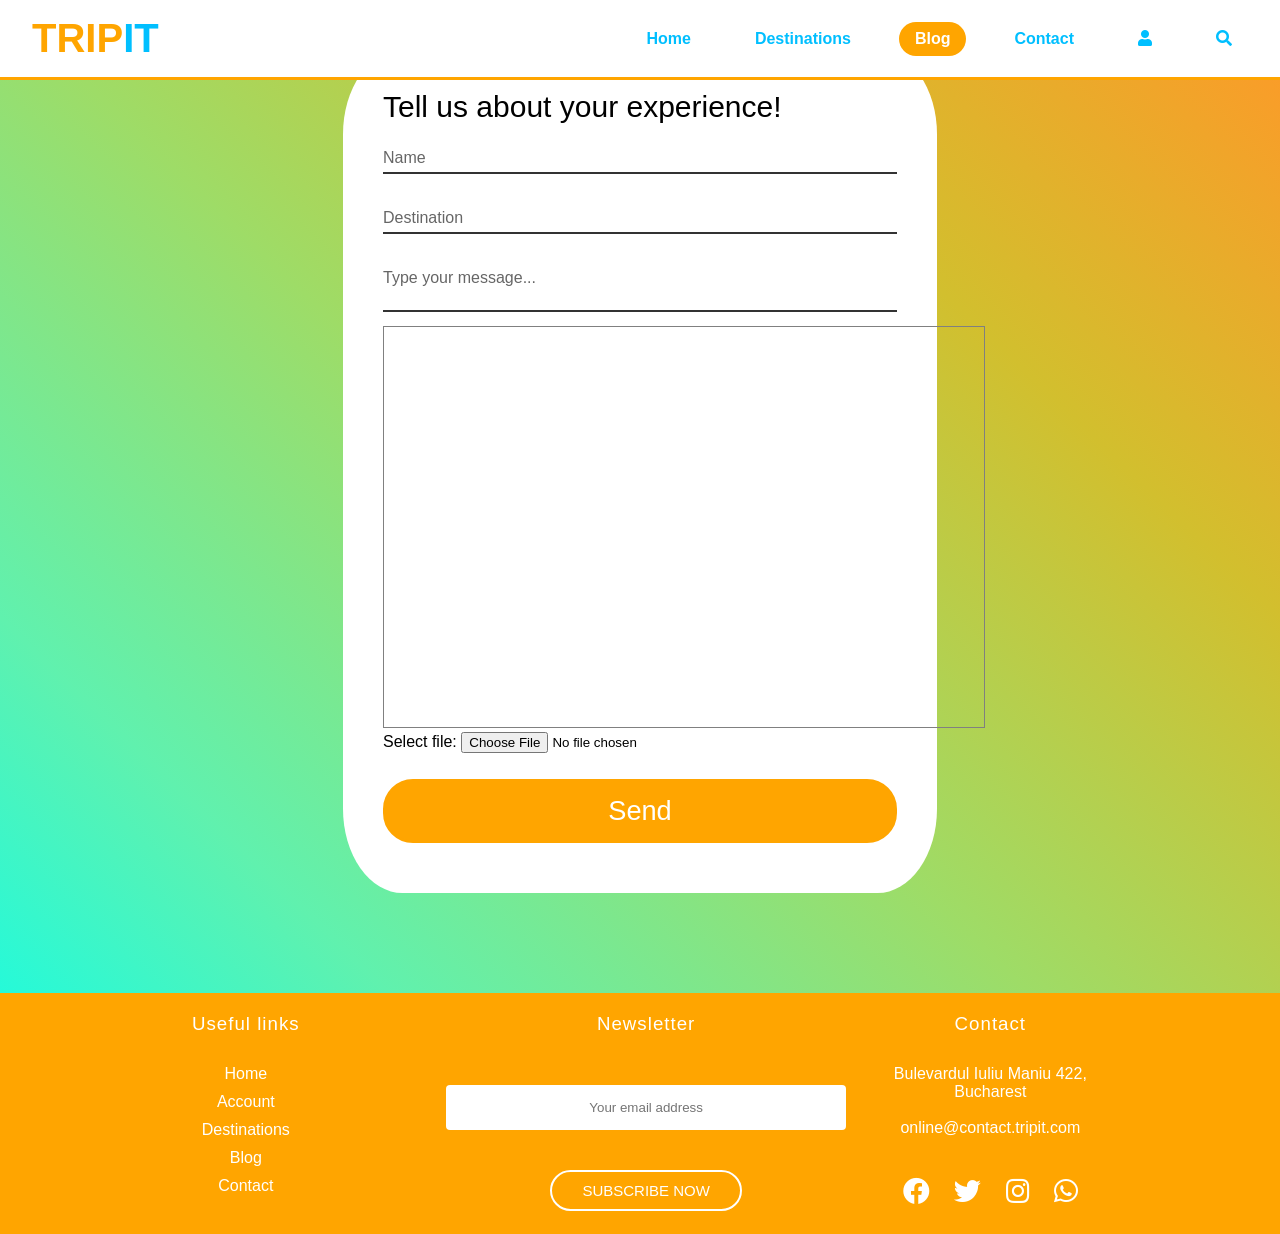
<file: public/blog.html>
<!DOCTYPE html>
<html>
<head>
    <title>Blog | TripIt</title>

    <!-- font awesome cdn link  -->
    <link rel="stylesheet" href="https://cdnjs.cloudflare.com/ajax/libs/font-awesome/5.15.3/css/all.min.css">
    <link rel="stylesheet" href="style.css">
    <link rel="stylesheet" href="blog.css">

 </head> 

 <body>
        <!-- Navigation bar -->
        <header>
          <nav class="navigation-bar">
              <div class="navbar-container">
                <a href="index.html" class="logo">Trip<span>it</span></a>
      
                <div class="menu">
                  <a href="index.html">Home</a>
                  <a href="destinations.html">Destinations</a>
                  <a href="blog.html" class="is-active">Blog</a>
                  <a href="contact.html">Contact</a>
                  <a href="#" class="dropbtn fas fa-user" onclick="navDropdownClick()"></a>
                    <div class="dropdown-content" id="navDropdown">
                      <a href="#" id="show-log-in-popup">Log In</a>
                      <a href="#" id="show-sign-in-popup">Register</a>
                    </div> 
                  <a href="#" class="fas fa-search" id="search-btn"></a>
                  </div> 
                <button class="hamburger">
                  <span></span>
                  <span></span>
                  <span></span>
                </button>
              </div>
          </nav>
      
          <form action="" class="search-bar-container">
            <input type="search" id="search-bar" placeholder="search here...">
            <label for="search-bar" class="fas fa-search"></label>
          </form>
      
        </header>

          <!--Hamburger Menu-->
  <nav class="mobile-nav">
    <div class="mobile-nav-menu">
      <a href="index.html">Home</a>
      <a href="destinations.html">Destinations</a>
      <a href="blog.html" class="is-active">Blog</a>
      <a href="contact.html">Contact</a>
      <a href="#" id="show-log-in-popup">Log In</a>
      <a href="#" id="show-sign-in-popup">Register</a>
      <a href="#" class="fas fa-search" id="search-btn"> Search</a>
      </div>
    </div>
  </nav>
     
  <script>
    function navDropdownClick() {
      document.getElementById("navDropdown").classList.toggle("show");
    }

    window.onclick = function(e) {
      if (!e.target.matches('.dropbtn')) {
        var myDropdown = document.getElementById("navDropdown");
        if (myDropdown.classList.contains('show')) {
          myDropdown.classList.remove('show');
        }
      }
  }
  </script>
      
  <!-- Log-in pop-up menu -->
  <div class="login-popup">
    <div class="btnClose">&times;</div>
    <div class="form">
      <h2>Log In</h2>

      <div class="form-element">
        <label for="email">Email:</label>
        <input type="email" id="email" placeholder="Enter email">
      </div>

      <div class="form-element">
        <label for="password">Password:</label>
        <input type="password" id="password" placeholder="Enter password">
      </div>

      <div class="form-element">
        <input type="checkbox" id="remember-me">
        <label for="remember-me">Remember me</label>
      </div>

      <div class="form-element">
        <button type="submit" id="log-in">Log in</button>
      </div>

      <div class="form-element">
        <label>Or Log In using:</label>
      </div>
  
      <div class="social-media-icons">
        <ul>
          <li><a href="#"><i class="fab fa-facebook"></i></a></li>
          <li><a href="#"><i class="fab fa-google"></i></a></li>
          <li><a href="#"><i class="fab fa-apple"></i></a></li>
        </ul>
      </div>

      <div class="form-element">
        <a href="#">Forgot password?</a>
      </div>
        <div class="form-element">
          <a href="#" id="show-sign-in-popup">Don't have an account? Register now</a>
      </div>
    </div>
  </div>

  <!-- Sign-in pop-up menu -->
  <div class="signin-popup">
    <div class="btnClose">&times;</div>
    <div class="form">
      <h2>Register</h2>
  
      <div class="form-element">
        <label for="name">Name:</label>
        <input type="text" id="lastName" placeholder="Enter Full Name">
      </div>

      <div class="form-element">
        <label for="email">Email:</label>
        <input type="email" id="email" placeholder="Enter your email address">
      </div>

      <div class="form-element">
        <label for="password">Password:</label>
        <input type="password" id="password" placeholder="Password">
      </div>

      <div class="form-element">
        <button id="Register">Register Account</button>
      </div>

      <div class="form-element">
        <label for="password">Or Sign Up Using:</label>
      </div>

      <div class="social-media-icons">
        <ul>
          <li><a href="#"><i class="fab fa-facebook"></i></a></li>
          <li><a href="#"><i class="fab fa-google"></i></a></li>
          <li><a href="#"><i class="fab fa-apple"></i></a></li>
        </ul>
      </div>

      <div class="form-element">
        <a href="#">Already have an account? Log In</a>
      </div>
    </div>
  </div>

  <!-- Post Section -->
  <section class="add-post" id="add-post">
    <div class="post-form">
      <form>
          <h2>Tell us about your experience!</h2>
          <div class="inputBox">
              <input type="text" name="" required="required">
              <span>Name</span>
          </div>

          <div class="inputBox">
              <input type="text" name="" required="required">
              <span>Destination</span>
          </div>

          <div class="inputBox">
              <textarea required="required"></textarea>
              <span>Type your message...</span>
          </div>

          <div class="addPicture">
            <canvas id="canvas" width="600px" height="400px" style="border:1px solid gray"></canvas>
            <br>
            <label for="uploader">Select file: </label>
            <input type="file" id="image"/> 
          </div>

          <div class="inputBox">
              <input type="submit" name="" value="Send">
          </div>
      </form>
    </div>
  </section>

  <footer>
    <div class="footer">
        <div class="col-1">
          <h3>Useful links</h3>
          <a href="index.html">Home</a>
          <a href="#">Account</a>
            <a href="destinations.html">Destinations</a>
            <a href="blog.html">Blog</a>
            <a href="contact.html">Contact</a>
        </div>
        <div class="col-2">
          <h3>Newsletter</h3>
          <form>
            <input type="email" placeholder="Your email address" required>
            <br>
            <button type="submit">SUBSCRIBE NOW</button>
          </form>
        </div>
        <div class="col-3">
          <h3>Contact</h3>
          <p>Bulevardul Iuliu Maniu 422, <br> Bucharest</p><br>
          <p>online@contact.tripit.com</p>
          <div class="social-icons">
            <i class="fab fa-facebook"></i>
            <i class="fab fa-twitter"></i>
            <i class="fab fa-instagram"></i>
            <i class="fab fa-whatsapp"></i>
          </div>
        </div>
    </div>
</footer>

  <script src="script.js"></script>
  <script src="blog.js"></script>

 </body>
</file>
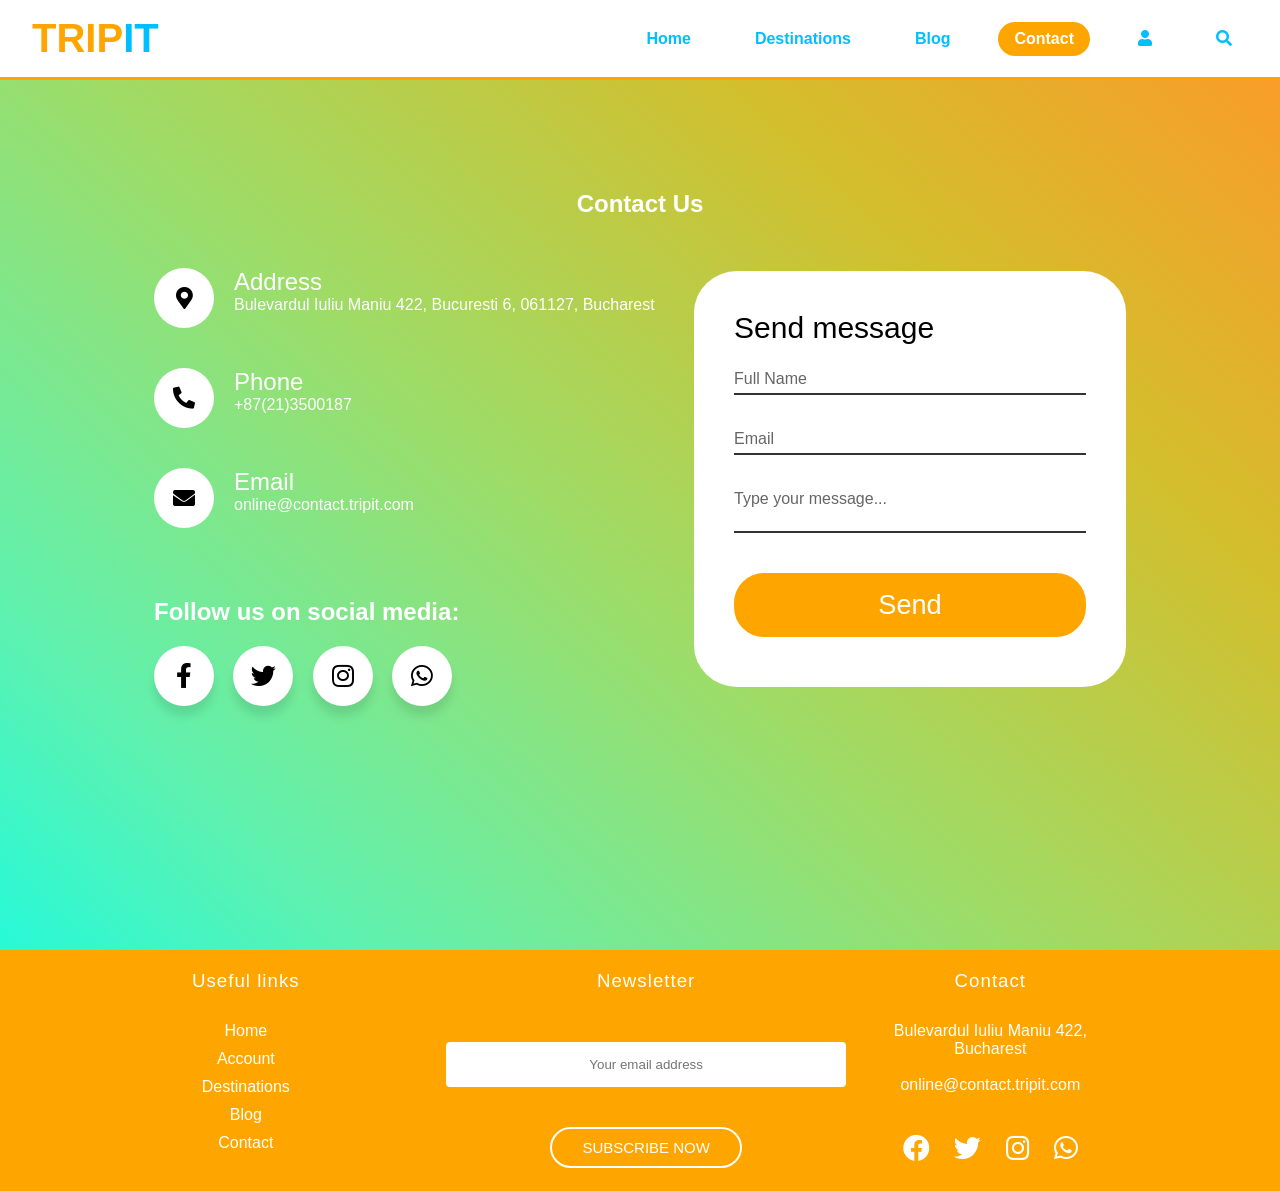
<file: public/contact.html>
<!DOCTYPE html>
<html>
<head>
    <title>Contact Us | TripIt</title>

  <!-- font awesome cdn link  -->
  <link rel="stylesheet" href="https://cdnjs.cloudflare.com/ajax/libs/font-awesome/5.15.4/css/all.min.css">
  <link rel="stylesheet" href="style.css">
  <link rel="stylesheet" href="contact.css">

 </head> 

 <body>
    <body>
        <!-- Navigation bar -->
        <header>
          <nav class="navigation-bar">
              <div class="navbar-container">
                <a href="index.html" class="logo">Trip<span>it</span></a>
      
                <div class="menu">
                  <a href="index.html">Home</a>
                  <a href="destinations.html">Destinations</a>
                  <a href="blog.html">Blog</a>
                  <a href="contact.html" class="is-active">Contact</a>
                  <a href="#" class="dropbtn fas fa-user" onclick="navDropdownClick()"></a>
                    <div class="dropdown-content" id="navDropdown">
                      <a href="#" id="show-log-in-popup">Log In</a>
                      <a href="#" id="show-sign-in-popup">Register</a>
                    </div> 
                  <a href="#" class="fas fa-search" id="search-btn"></a>
                  </div> 
                <button class="hamburger">
                  <span></span>
                  <span></span>
                  <span></span>
                </button>
              </div>
          </nav>
      
          <form action="" class="search-bar-container">
            <input type="search" id="search-bar" placeholder="search here...">
            <label for="search-bar" class="fas fa-search"></label>
          </form>
      
        </header>

          <!--Hamburger Menu-->
  <nav class="mobile-nav">
    <div class="mobile-nav-menu">
      <a href="index.html">Home</a>
      <a href="destinations.html">Destinations</a>
      <a href="blog.html">Blog</a>
      <a href="contact.html" class="is-active">Contact</a>
      <a href="#" id="show-log-in-popup">Log In</a>
      <a href="#" id="show-sign-in-popup">Register</a>
      <a href="#" class="fas fa-search" id="search-btn"> Search</a>
      </div>
    </div>
  </nav>
     
  <script>
    function navDropdownClick() {
      document.getElementById("navDropdown").classList.toggle("show");
    }

    window.onclick = function(e) {
      if (!e.target.matches('.dropbtn')) {
        var myDropdown = document.getElementById("navDropdown");
        if (myDropdown.classList.contains('show')) {
          myDropdown.classList.remove('show');
        }
      }
  }
  </script>
      
  <!-- Log-in pop-up menu -->
  <div class="login-popup">
    <div class="btnClose">&times;</div>
    <div class="form">
      <h2>Log In</h2>

      <div class="form-element">
        <label for="email">Email:</label>
        <input type="email" id="email" placeholder="Enter email">
      </div>

      <div class="form-element">
        <label for="password">Password:</label>
        <input type="password" id="password" placeholder="Enter password">
      </div>

      <div class="form-element">
        <input type="checkbox" id="remember-me">
        <label for="remember-me">Remember me</label>
      </div>

      <div class="form-element">
        <button type="submit" id="log-in">Log in</button>
      </div>

      <div class="form-element">
        <label>Or Log In using:</label>
      </div>
  
      <div class="social-media-icons">
        <ul>
          <li><a href="#"><i class="fab fa-facebook"></i></a></li>
          <li><a href="#"><i class="fab fa-google"></i></a></li>
          <li><a href="#"><i class="fab fa-apple"></i></a></li>
        </ul>
      </div>

      <div class="form-element">
        <a href="#">Forgot password?</a>
      </div>
        <div class="form-element">
          <a href="#" id="show-sign-in-popup">Don't have an account? Register now</a>
      </div>
    </div>
  </div>

  <!-- Sign-in pop-up menu -->
  <div class="signin-popup">
    <div class="btnClose">&times;</div>
    <div class="form">
      <h2>Register</h2>
  
      <div class="form-element">
        <label for="name">Name:</label>
        <input type="text" id="lastName" placeholder="Enter Full Name">
      </div>

      <div class="form-element">
        <label for="email">Email:</label>
        <input type="email" id="email" placeholder="Enter your email address">
      </div>

      <div class="form-element">
        <label for="password">Password:</label>
        <input type="password" id="password" placeholder="Password">
      </div>

      <div class="form-element">
        <button id="Register">Register Account</button>
      </div>

      <div class="form-element">
        <label for="password">Or Sign Up Using:</label>
      </div>

      <div class="social-media-icons">
        <ul>
          <li><a href="#"><i class="fab fa-facebook"></i></a></li>
          <li><a href="#"><i class="fab fa-google"></i></a></li>
          <li><a href="#"><i class="fab fa-apple"></i></a></li>
        </ul>
      </div>

      <div class="form-element">
        <a href="#">Already have an account? Log In</a>
      </div>
    </div>
  </div>

  <!-- Contact form -->

  <section class="contact">
    <div class="content">
        <h2>Contact Us</h2>
    </div>

    <div class="container">
        <div class="contact-info">
             <div class="box">
                <div class="icon"><i class="fas fa-map-marker-alt"></i></div>
                <div class="text">
                    <h1>Address</h1>
                    <p>Bulevardul Iuliu Maniu 422, Bucuresti 6, 061127, Bucharest</p>
                </div>
             </div>

             <div class="box">
                <div class="icon"><i class="fas fa-phone-alt"></i></div>
                <div class="text">
                    <h1>Phone</h1>
                    <p>+87(21)3500187</p>
                </div>
             </div>

             <div class="box">
                <div class="icon"><i class="fas fa-envelope"></i></div>
                <div class="text">
                    <h1>Email</h1>
                    <p>online@contact.tripit.com</p>
                </div>
             </div>

             <div class="wrapper">
              <h2>Follow us on social media: </h2>
              <div class="button">
                 <div class="icon">
                    <i class="fab fa-facebook-f"></i>
                 </div>
                 <span>Facebook</span>
              </div>
              <div class="button">
                 <div class="icon">
                    <i class="fab fa-twitter"></i>
                 </div>
                 <span>Twitter</span>
              </div>
              <div class="button">
                 <div class="icon">
                    <i class="fab fa-instagram"></i>
                 </div>
                 <span>Instagram</span>
              </div>
              <div class="button">
                 <div class="icon">
                    <i class="fab fa-whatsapp"></i>
                 </div>
                 <span>Whatsapp</span>
              </div>
           </div>
        </div>

        <div class="contact-form">
            <form>
                <h2>Send message</h2>
                <div class="inputBox">
                    <input type="text" name="" required="required">
                    <span>Full Name</span>
                </div>

                <div class="inputBox">
                    <input type="text" name="" required="required">
                    <span>Email</span>
                </div>

                <div class="inputBox">
                    <textarea required="required"></textarea>
                    <span>Type your message...</span>
                </div>

                <div class="inputBox">
                    <input type="submit" name="" value="Send">
                </div>
            </form>

        </div>
    </div>
  </section>

  <footer>
    <div class="footer">
        <div class="col-1">
          <h3>Useful links</h3>
          <a href="index.html">Home</a>
          <a href="#">Account</a>
            <a href="destinations.html">Destinations</a>
            <a href="blog.html">Blog</a>
            <a href="contact.html">Contact</a>
        </div>
        <div class="col-2">
          <h3>Newsletter</h3>
          <form>
            <input type="email" placeholder="Your email address" required>
            <br>
            <button type="submit">SUBSCRIBE NOW</button>
          </form>
        </div>
        <div class="col-3">
          <h3>Contact</h3>
          <p>Bulevardul Iuliu Maniu 422, <br> Bucharest</p><br>
          <p>online@contact.tripit.com</p>
          <div class="social-icons">
            <i class="fab fa-facebook"></i>
            <i class="fab fa-twitter"></i>
            <i class="fab fa-instagram"></i>
            <i class="fab fa-whatsapp"></i>
          </div>
        </div>
    </div>
</footer>

  <script src="script.js"></script>

 </body>
</file>
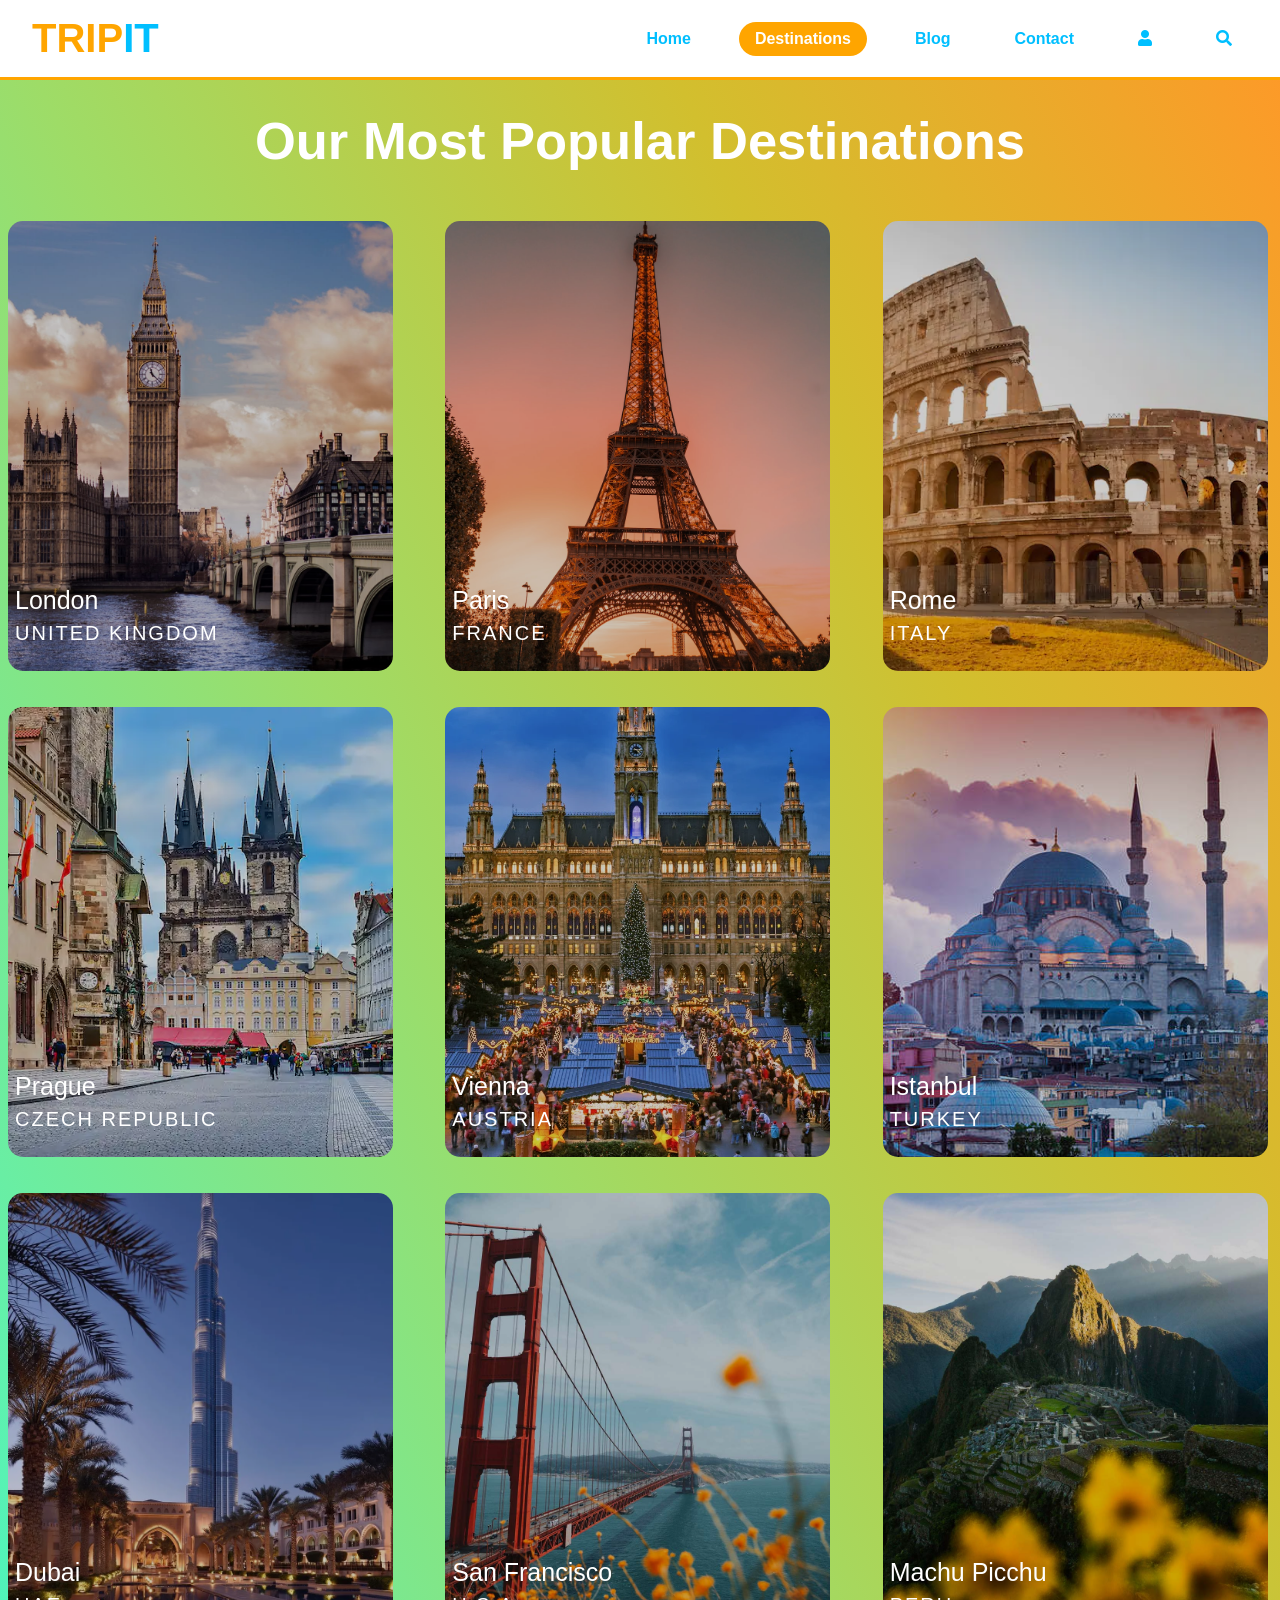
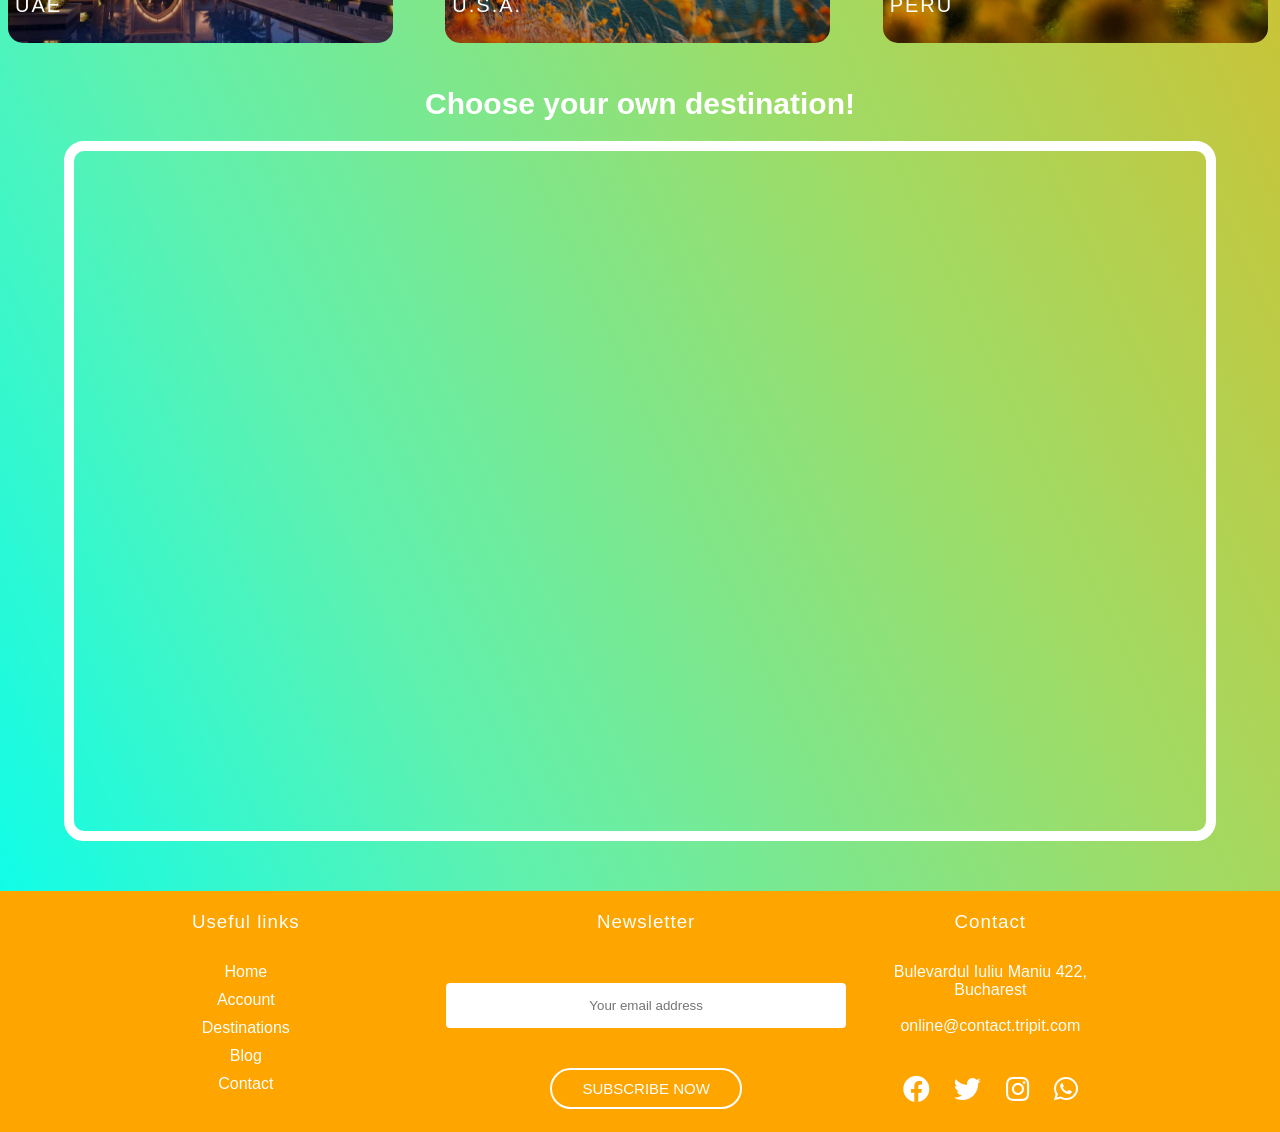
<file: public/destinations.html>
<!DOCTYPE html>
<html>
<head>
  <title>Destinations | TripIt</title>

  <!-- font awesome cdn link  -->
  <link rel="stylesheet" href="https://cdnjs.cloudflare.com/ajax/libs/font-awesome/5.15.3/css/all.min.css">
  <link rel="stylesheet" href="style.css">
  <link rel="stylesheet" href="destinations.css">

  <script src='https://api.mapbox.com/mapbox-gl-js/v2.9.2/mapbox-gl.js'></script>
  <link href='https://api.mapbox.com/mapbox-gl-js/v2.9.2/mapbox-gl.css' rel='stylesheet' />

  <script src="https://api.mapbox.com/mapbox-gl-js/plugins/mapbox-gl-geocoder/v5.0.0/mapbox-gl-geocoder.min.js"></script>
  <link rel="stylesheet" href="https://api.mapbox.com/mapbox-gl-js/plugins/mapbox-gl-geocoder/v5.0.0/mapbox-gl-geocoder.css" type="text/css">
  
  <script src="destinations.js" defer></script>
</head>

<body>
  <!-- Navigation bar -->
  <header>
    <nav class="navigation-bar">
        <div class="navbar-container">
          <a href="index.html" class="logo">Trip<span>it</span></a>

          <div class="menu">
            <a href="index.html">Home</a>
            <a href="destinations.html" class="is-active">Destinations</a>
            <a href="blog.html">Blog</a>
            <a href="contact.html">Contact</a>
            <a href="#" class="dropbtn fas fa-user" onclick="navDropdownClick()"></a>
              <div class="dropdown-content" id="navDropdown">
                <a href="#" id="show-log-in-popup">Log In</a>
                <a href="#" id="show-sign-in-popup">Register</a>
              </div> 
            <a href="#" class="fas fa-search" id="search-btn"></a>
            </div> 
          <button class="hamburger">
            <span></span>
            <span></span>
            <span></span>
          </button>
        </div>
    </nav>

    <form action="" class="search-bar-container">
      <input type="search" id="search-bar" placeholder="search here...">
      <label for="search-bar" class="fas fa-search"></label>
    </form>

  </header>

  <!--Hamburger Menu-->
  <nav class="mobile-nav">
    <div class="mobile-nav-menu">
        <a href="index.html">Home</a>
        <a href="destinations.html" class="is-active">Destinations</a>
        <a href="blog.html">Blog</a>
        <a href="contact.html">Contact</a>
      <a href="#" id="show-log-in-popup">Log In</a>
      <a href="#" id="show-sign-in-popup">Register</a>
      <a href="#" class="fas fa-search" id="search-btn"> Search</a>
      </div>
    </div>
  </nav>
     
  <script>
    function navDropdownClick() {
      document.getElementById("navDropdown").classList.toggle("show");
    }

    window.onclick = function(e) {
      if (!e.target.matches('.dropbtn')) {
        var myDropdown = document.getElementById("navDropdown");
        if (myDropdown.classList.contains('show')) {
          myDropdown.classList.remove('show');
        }
      }
  }
  </script>
      
  <!-- Log-in pop-up menu -->
  <div class="login-popup">
    <div class="btnClose">&times;</div>
    <div class="form">
      <h2>Log In</h2>

      <div class="form-element">
        <label for="email">Email:</label>
        <input type="email" id="email" placeholder="Enter email">
      </div>

      <div class="form-element">
        <label for="password">Password:</label>
        <input type="password" id="password" placeholder="Enter password">
      </div>

      <div class="form-element">
        <input type="checkbox" id="remember-me">
        <label for="remember-me">Remember me</label>
      </div>

      <div class="form-element">
        <button type="submit" id="log-in">Log in</button>
      </div>

      <div class="form-element">
        <label>Or Log In using:</label>
      </div>
  
      <div class="social-media-icons">
        <ul>
          <li><a href="#"><i class="fab fa-facebook"></i></a></li>
          <li><a href="#"><i class="fab fa-google"></i></a></li>
          <li><a href="#"><i class="fab fa-apple"></i></a></li>
        </ul>
      </div>

      <div class="form-element">
        <a href="#">Forgot password?</a>
      </div>
        <div class="form-element">
          <a href="#" id="show-sign-in-popup">Don't have an account? Register now</a>
      </div>
    </div>
  </div>

  <!-- Sign-in pop-up menu -->
  <div class="signin-popup">
    <div class="btnClose">&times;</div>
    <div class="form">
      <h2>Register</h2>
  
      <div class="form-element">
        <label for="name">Name:</label>
        <input type="text" id="lastName" placeholder="Enter Full Name">
      </div>

      <div class="form-element">
        <label for="email">Email:</label>
        <input type="email" id="email" placeholder="Enter your email address">
      </div>

      <div class="form-element">
        <label for="password">Password:</label>
        <input type="password" id="password" placeholder="Password">
      </div>

      <div class="form-element">
        <button id="Register">Register Account</button>
      </div>

      <div class="form-element">
        <label for="password">Or Sign Up Using:</label>
      </div>

      <div class="social-media-icons">
        <ul>
          <li><a href="#"><i class="fab fa-facebook"></i></a></li>
          <li><a href="#"><i class="fab fa-google"></i></a></li>
          <li><a href="#"><i class="fab fa-apple"></i></a></li>
        </ul>
      </div>

      <div class="form-element">
        <a href="#">Already have an account? Log In</a>
      </div>
    </div>
  </div>

  <!--Destination section--->
	<section class="destination" id="destination">
        <div class="title">
            <h1>Our Most Popular Destinations</h1>
        </div>


		<div class="destination-content">
			<div class="col-content">
				<img src="res/london.jpg">
				<h5>London</h5>
				<p>UNITED KINGDOM</p>
			</div>

            <div class="col-content">
				<img src="res/paris.jpeg">
				<h5>Paris</h5>
				<p>FRANCE</p>
			</div>

			<div class="col-content">
				<img src="res/rome.jpg">
				<h5>Rome</h5>
				<p>ITALY</p>
			</div>

            <div class="col-content">
				<img src="res/prague.jpg">
                <h5>Prague</h5>
				<p>CZECH REPUBLIC</p>
			</div>

            <div class="col-content">
				<img src="res/vienna.jpg">
                <h5>Vienna</h5>
				<p>AUSTRIA</p>
			</div>

            <div class="col-content">
				<img src="res/istanbul.jpg">
                <h5>Istanbul</h5>
				<p>TURKEY</p>
			</div>
            
            <div class="col-content">
				<img src="res/dubai.jpg">
                <h5>Dubai</h5>
				<p>UAE</p>
			</div>

			<div class="col-content">
				<img src="res/sf.jpg">
				<h5>San Francisco</h5>
				<p>U.S.A.</p>
			</div>

			<div class="col-content">
				<img src="res/machu-picchu.jpg">
				<h5>Machu Picchu</h5>
				<p>PERU</p>
			</div>
		</div>
 
    <!-- Map -->
    <div class="map-container">
      <h1>Choose your own destination!</h1>
    <div id="map"></div>

    
    </div>
        
	</section>
    
<!-- Footer -->
<footer>
    <div class="footer">
        <div class="col-1">
          <h3>Useful links</h3>
          <a href="index.html">Home</a>
          <a href="#">Account</a>
            <a href="destinations.html">Destinations</a>
            <a href="blog.html">Blog</a>
            <a href="contact.html">Contact</a>
        </div>
        <div class="col-2">
          <h3>Newsletter</h3>
          <form>
            <input type="email" placeholder="Your email address" required>
            <br>
            <button type="submit">SUBSCRIBE NOW</button>
          </form>
        </div>
        <div class="col-3">
          <h3>Contact</h3>
          <p>Bulevardul Iuliu Maniu 422, <br> Bucharest</p><br>
          <p>online@contact.tripit.com</p>
          <div class="social-icons">
            <i class="fab fa-facebook"></i>
            <i class="fab fa-twitter"></i>
            <i class="fab fa-instagram"></i>
            <i class="fab fa-whatsapp"></i>
          </div>
        </div>
    </div>
</footer>

    <script src="script.js"></script>
    <script src="destinations.js" defer></script>

</body>
</html>
</file>
<file: public/style.css>
:root{
    --orange: #ffa500;
    --white:#FFF;
    --blue:rgb(0, 191, 255);
    --darkerWhite:rgb(239, 236, 236);
    --lighterBlue: rgb(97, 213, 251);
}

*{
    margin: 0;
    padding: 0;
    box-sizing: border-box;
    font-family: 'Fira-sans', sans-serif;
}

body{
    background-image: linear-gradient(to right top, #00fff4, #60f1ae, #9edc67, #d2bf2e, #ff9828);
}

/* Navigation Bar */
header{
    position: fixed;
    top:0; left: 0; right:0;
    background:#333;
    z-index: 1000;
    display: flex;
    align-items: center;
    justify-content: space-between;
    padding:2rem 9%;
}

.navbar-container{
    max-width: 1280px;
    margin: 0 auto;
    display: flex;
    align-items: center;
    justify-content: space-between;
}

header .logo{
    font-size: 2.5rem;
    font-weight: bolder;
    color:var(--orange);
    text-transform: uppercase;
    text-decoration: none;
}
  
header .logo span{
color:var(--blue);
}

.navigation-bar{
    position: fixed;
    top: 0;
    left: 0;
    right: 0;
    background-color: var(--white);
    padding: 16px 32px;
    border-bottom: 3px solid var(--orange);
    z-index: 99;

}

.hamburger{
    display: block;
    position: relative;
    z-index: 1;
    user-select: none;
    appearance: none;
    border: none;
    outline: none;
    background: none;
    cursor: pointer;
}

.hamburger span{
    display: block;
    width: 33px;
    height: 4px;
    margin-bottom: 5px;
    position: relative;
    background-color:  rgb(0, 191, 255);
    border-radius: 6px;
    z-index: 1;
    transform-origin: 0 0;
    transition: 0.4s;
}

.hamburger:hover span:nth-child(2){
    transform: translateX(10px);
    background-color: var(--orange);
}

.hamburger.is-active span:nth-child(1){
    transform: translate(0px, -2px) rotate(45deg);
}

.hamburger.is-active span:nth-child(2){
    opacity: 0;
    transform: translateX(15px);
}

.hamburger.is-active span:nth-child(3){
    transform: translate(-3px, 3px) rotate(-45deg);
}

.hamburger.is-active:hover span{
    background-color: var(--orange);
}

.menu{
    display: none;
    flex: 1 1 0%;
    justify-content: flex-end;
    margin: 0 -16px;
}

.menu a{
    color:rgb(0, 191, 255);
    margin: 0 16px;
    font-weight: 600;
    text-decoration: none;
    transition: 0.4s;
    padding: 8px 16px;
    border-radius: 99px;
}

.menu a.is-active, .menu a:hover{
    background-color: var(--orange);
    color: #FFF;
}

/* Hamburger Menu Contents */
.mobile-nav{
    position: fixed;
    top: 0;
    left: 100%;
    width: 100%;
    min-height: 100vh;
    display: block;
    z-index: 999;
    background-color: var(--darkerWhite);
    padding-top: 120px;
    transition: 0.4s;
}

.mobile-nav.is-active{
    left:0;
}

.mobile-nav a{
    display: block;
    text-align: center;
    width: 100%;
    max-width: 200px;
    margin: 0 auto 16px;
    padding: 12px 16px;
    color:var(--blue);
    font-weight: bold;
    text-decoration: none;
    border-radius: 50px;
}

.mobile-nav a.is-active, .mobile-nav a:hover{
    background-color: var(--orange);
    color:var(--white);
}

@media(min-width:900px){
    .hamburger{
        display: none;
    }
    .menu{
        display: flex;
    }

    .mobile-nav{
        display: none;
    }
}

/* Dropdown menu in the nav bar */

.dropdown {
    float: left;
    overflow: hidden;
}

.dropdown .dropbtn {
    cursor: pointer;
    width: 50px;
    height: 50px;
    margin: 0 16px;
}

.dropdown-content {
    display: none;
    position: absolute;
    background-color: #f9f9f9;
    min-width: 160px;
    box-shadow: 0px 8px 16px 0px rgba(0,0,0,0.2);
    z-index: 1;
}

.dropdown-content a {
    float: none;
    color: var(--blue);
    padding: 12px 16px;
    text-decoration: none;
    display: block;
    text-align: left;
}
  
.dropdown-content a:hover {
    background-color: var(--orange);
}
  
.show {
    display: block;
}

/* Log-in pop-up*/

.login-popup{
    position: absolute;
    top: -150%;
    left: 50%;
    opacity: 0;
    transform: translate(-50%, -50%) scale(1.25);
    width: 380px;
    padding: 20px 30px;
    font-family: "Raleway", sans-serif;
    background: #fff;
    box-shadow: 2px 2px 5px 5px rgba(0,0,0,0.15);
    border-radius: 10px;
    transition: top 0ms ease-in-out 200ms,
                opacity 200ms ease-in-out 0ms,
                transform 20ms ease-in-out 0ms;
    z-index: 99;
}

.login-popup.active{
    top:50%;
    opacity: 1;
    transform: translate(-50%, -50%) scale(1);
    transition: top 0ms ease-in-out 0ms,
                opacity 200ms ease-in-out 0ms,
                transform 20ms ease-in-out 0ms;
}

.login-popup .btnClose{
    position: absolute;
    top:10px;
    right:10px;
    width:15px;
    height: 15px;
    background: #888;
    color: #eee;
    text-align: center;
    line-height: 15px;
    border-radius: 15px;
    cursor: pointer; 
}

.login-popup .form h2{
    text-align: center;
    color:#222;
    margin: 10px 0px 20px;
    font-size: 25px;
}

.login-popup .form .form-element{
    margin: 15px 0px;
}

.login-popup .form .form-element label{
    font-size: 14px;
    color:#222;
    font-weight: bold;
}

.login-popup .form .form-element input[type="email"],
.login-popup .form .form-element input[type="password"]{
    margin-top: 5px;
    display: block;
    width: 100%;
    padding: 10px;
    outline: none;
    border: 1px solid #aaa;
    border-radius: 5px;
}

.login-popup .form .form-element input[type="checkbox"]{
    margin-right: 5px;
    margin-bottom: 15px;
}

.login-popup .form .form-element button{
    width: 100%;
    height: 40px;
    border:none;
    outline:none;
    font-size:16px;
    background: var(--orange);
    color:#f5f5f5;
    border-radius: 10px;
    cursor: pointer;
}

.login-popup .form .form-element button:hover{
    background-color: var(--blue);
}

.login-popup .form .form-element a{
    display: block;
    text-align: left;
    font-size: 14px;
    color:#1a79ca;
    text-decoration: none; 
    font-weight: 600;
}

/*Sign-in pop-up menu*/
.signin-popup{
    position: absolute;
    top: -150%;
    left: 50%;
    opacity: 0;
    transform: translate(-50%, -50%) scale(1.25);
    width: 380px;
    padding: 20px 30px;
    font-family: "Raleway", sans-serif;
    background: #fff;
    box-shadow: 2px 2px 5px 5px rgba(0,0,0,0.15);
    border-radius: 10px;
    transition: top 0ms ease-in-out 200ms,
                opacity 200ms ease-in-out 0ms,
                transform 20ms ease-in-out 0ms;
    z-index: 100;
}

.signin-popup.active{
    top:50%;
    opacity: 1;
    transform: translate(-50%, -50%) scale(1);
    transition: top 0ms ease-in-out 0ms,
                opacity 200ms ease-in-out 0ms,
                transform 20ms ease-in-out 0ms;
}

.signin-popup .btnClose{
    position: absolute;
    top:10px;
    right:10px;
    width:15px;
    height: 15px;
    background: #888;
    color: #eee;
    text-align: center;
    line-height: 15px;
    border-radius: 15px;
    cursor: pointer; 
}

.signin-popup .form h2{
    text-align: center;
    color:#222;
    margin: 10px 0px 20px;
    font-size: 25px;
}

.signin-popup .form .form-element{
    margin: 15px 0px;
}

.signin-popup .form .form-element label{
    font-size: 14px;
    color:#222;
    font-weight: bold;
}

.signin-popup .form .form-element input[type="text"],
.signin-popup .form .form-element input[type="email"],
.signin-popup .form .form-element input[type="password"]{
    margin-top: 5px;
    display: block;
    width: 100%;
    padding: 10px;
    outline: none;
    border: 1px solid #aaa;
    border-radius: 5px;
}

.signin-popup .form .form-element button{
    width: 100%;
    height: 40px;
    border:none;
    outline:none;
    font-size:16px;
    background:var(--orange);
    color:#f5f5f5;
    border-radius: 10px;
    cursor: pointer;
}

.signin-popup .form .form-element button:hover{
    background-color: var(--blue);
}

.signin-popup .form .form-element a{
    display: block;
    text-align: right;
    font-size: 15px;
    color:#1a79ca;
    text-decoration: none; 
    font-weight: 600;
}

.signin-popup .form .form-element a{
    display: block;
    text-align: left;
    font-size: 14px;
    color:#1a79ca;
    text-decoration: none; 
    font-weight: 600;
}

/* Pop-up social media icons */

.social-media-icons{
    margin-top: 40px;
    margin-left: 40px;
}

.social-media-icons ul {
    position: relative;
    top: 50%;
    left: 50%;
    bottom: 0%;
    transform: translate(-50%, -50%);
    padding: 0;
    margin: 10px;
    display: flex;
}

.social-media-icons ul li {
    list-style: none;
    margin: 0 10px;
}

.social-media-icons ul li .fab {
    color: #000000;
    font-size: 25px;
    line-height: 50px;
    transition: .5s;
}

.social-media-icons ul li .fab:hover {
    color: #ffffff;
}

.social-media-icons ul li a {
    position: relative;
    display: block;
    width: 50px;
    height: 50px;
    border-radius: 50%;
    background-color: white;
    text-align: center;
    transition: 0.5s;
    transform: translate(0,0px);
    box-shadow: 0px 1px 1px rgba(0, 0, 0, 0.5);
}

.social-media-icons ul li a:hover {
    transform: rotate(0deg) skew(0deg) translate(0, -10px);
}
.social-media-icons ul li:nth-child(1) a:hover {
    background-color: #3b5999;
}
.social-media-icons ul li:nth-child(2) a:hover {
    background-color: #f1e613;
}
.social-media-icons ul li:nth-child(3) a:hover {
    background-color: rgb(98, 96, 96);
}

/* Search Bar */
header .search-bar-container{
    position: absolute;
    top:100%; left: 0; right:0;
    padding: 10px;
    background:var(--orange);
    border-top: .1rem solid rgba(255,255,255,.2);
    display: flex;
    align-items: center;
    z-index: 1001;
    clip-path: polygon(0 0, 100% 0, 100% 0, 0 0);
  }

header .search-bar-container.active{
    clip-path: polygon(0 0, 100% 0, 100% 100%, 0 100%);
}
  
header .search-bar-container #search-bar{
    width:100%;
    padding:0.5px;
    text-transform: none;
    color:#333;
    font-size: 1.3rem;
    border-radius: .5rem;
}
  
header .search-bar-container label{
    color:#fff;
    cursor: pointer;
    font-size: 2rem;
    margin-left: 1rem;
}
  
header .search-bar-container label:hover{
    color:var(--orange);
}

/* Home section */

.home{
    min-height: 100vh;
    display: flex;
    align-items: center;
    justify-content: center;
    flex-flow: column;
    position: relative;
    z-index: 0;
  }
  
  .home .content{
    text-align: center;
  }
  
  .home .content h3{
    font-size: 4.5rem;
    color:#fff;
    text-transform: uppercase;
    text-shadow: 0 .3rem .5rem rgba(0,0,0,.1);
  }
  
  .home .content p{
    font-size: 2.5rem;
    color:#fff;
    padding:.5rem 0;
  }
  
  .home .video-container video{
    position: absolute;
    top:0; left: 0;
    z-index: -1;
    height: 100%;
    width:100%;
    object-fit: cover;
  }
  
  .home .controls{
    padding:1rem;
    border-radius: 5rem;
    background:rgba(0,0,0,.7);
    position: relative;
    top:10rem;
  }
  
  .home .controls .vid-btn{
    height:2rem;
    width:2rem;
    display: inline-block;
    border-radius: 50%;
    background:#fff;
    cursor: pointer;
    margin:0 .5rem;
  }
  
  .home .controls .vid-btn.active{
    background:var(--orange);
  }

  .home .content .btn{
    display: inline-block;
    margin-top: 1rem;
    background:var(--orange);
    color:#fff;
    padding:.8rem 3rem;
    border:.2rem solid var(--orange);
    cursor: pointer;
    font-size: 1.7rem;
    border-radius: 30px;
    text-decoration: none;
}

.home .content .btn:hover{
    background: var(--blue);
}

/* Services */

.services{
    background-color: var(--white);
    border-bottom-left-radius: 25px;
    border-bottom-right-radius: 25px;
}

.services .box-container{
    display: grid;
    grid-template-columns: repeat(auto-fit, minmax(10rem, 1fr));
    gap: 1.5rem;
    padding: 50px;
}

.heading-title{
    text-align: center;
    margin-bottom: .3rem;
    padding-top: 40px;
    font-size: 3rem;
    text-transform: uppercase;
    color:var(--blue);
 }

.services .box-container .box{
    padding:3rem 2rem;
    text-align: center;
    background: var(--orange);
    cursor: pointer;
    margin-bottom: 50px;
    border-radius: 10px;
 }
 
 .services .box-container .box:hover{
    background: var(--blue);
 }
 
 .services .box-container .box img{
    height: 4rem;
 }
 
 .services .box-container .box h3{
    color:var(--white);
    font-size: 1.5rem;
    padding-top: 1rem;
 }

/* Booking section */

.book .row{
    display: flex;
    flex-wrap: wrap;
    gap:1.5rem;
    align-items: center;
    margin: 3rem;
}
  
.book .row .image{
    flex:1 1 10rem;
    margin-right: 5rem;
}
  
.book .row .image img{
    width:100%;
}
  
.book .row form{
    flex:1 1 20rem;
    padding:1.5rem;
    box-shadow: 0 1rem 2rem rgba(0,0,0,.1);
    border-radius: 1rem;
    background-color: #FFF;
}
  
.book .row form .inputBox{
    padding:.5rem 0;
}
  
.book .row form .inputBox input{
    width:100%;
    padding:1rem;
    border:.1rem solid rgba(0,0,0,.1);
    font-size: 1rem;
    color:#333;
    text-transform: none;
}
  
.book .row form .inputBox h3{
    font-size: 1.5rem;
    padding:1rem 0;
    color:#666;
}

.book .row form .btn{
    display: inline-block;
    margin-top: 1rem;
    background:var(--orange);
    color:#fff;
    padding:.8rem 3rem;
    border:.2rem solid var(--orange);
    cursor: pointer;
    font-size: 1.7rem;
    border-radius: 30px;
    text-decoration: none;
}

.book .row form .btn:hover{
    background-color: var(--blue);
}

.book .bookBtn{
    text-align: center;
    align-items: center;
    justify-items: center;
}

/* Footer section */

.footer{
    margin-top: 50px;
    width: 100%;
    padding: 20px 15%;
    background: var(--orange);
    color: var(--white);
    display: flex;
}

.footer div{
    text-align: center;
} 

.col-2{
    flex-grow: 3;
}

.footer div h3{
    font-weight: 300;
    margin-bottom: 30px;
    letter-spacing: 1px;
}

.col-1 a{
    display: block;
    text-decoration: none;
    color:var(--white);
    margin-bottom: 10px;
}

.col-2{
    margin-left: 100px;
}

.col-2 input{
    width: 400px;
    height: 45px;
    border-radius: 4px;
    text-align: center;
    margin-top: 20px;
    margin-bottom: 40px;
    outline:none;
    border: none;
}

form button{
    background: transparent ;
    border: 2px solid #fff;
    color:#FFF;
    border-radius: 30px;
    padding: 10px 30px;
    font-size: 15px;
    cursor: pointer;
}

.social-icons{
    margin-top: 30px;
}

.social-icons i{
    font-size:27px;
    margin:10px;
    cursor: pointer;
}  

@media(max-width:900px){
    .footer{
        display: none;
    }
    .controls{
        display: none;
    }
    .content{
        z-index: 98;
        margin-top: 100px;
    }
    .image{
        margin-left: 80px;
    }
}
</file>
<file: public/blog.css>
.add-post{
    position: relative;
    min-height: 100vh;
    padding: 50px 100px;
    display: flex;
    justify-content: center;
    align-items: center;
    flex-direction: column;
    z-index: 98;
}

.post-form{
    width: 55%;
    padding: 40px;
    background-color: var(--white);
    border-radius: 10%;
}

.post-form h2{
    font-size: 30px;
    font-weight: 500;
}

.post-form .inputBox{
    position: relative;
    width: 100%;
    margin-top: 10px;
}

.post-form .inputBox input,
.post-form .inputBox textarea{
    width: 100%;
    padding: 5px 0;
    font-size: 16px;
    margin: 10px 0;
    border: none;
    border-bottom: 2px solid #333;
    outline: none;
    resize: none;
}

.post-form .inputBox span{
    position: absolute;
    left: 0;
    padding: 5px 0;
    font-size: 16px;
    margin: 10px 0;
    pointer-events: none;
    transition: 0.5s;
    color:#666;
}

.post-form .inputBox input:focus ~ span,
.post-form .inputBox input:valid ~ span,
.post-form .inputBox textarea:focus ~ span,
.post-form .inputBox textarea:valid ~ span{
    color: #e91e63;
    font-size: 12px;
    transform: translateY(-20px);
}

.post-form .inputBox input[type="submit"]{
    display: inline-block;
    margin-top: 1rem;
    background:var(--orange);
    color:#fff;
    padding:.8rem 3rem;
    border:.2rem solid var(--orange);
    cursor: pointer;
    font-size: 1.7rem;
    border-radius: 30px;
    text-decoration: none;
}

.post-form .inputBox input[type="submit"]:hover{
    background-color: var(--blue);
}

@media (max-width: 500px){
    .add-post .post-form{
        z-index: 99;
        width: 150%;
    }
    .addPicture #canvas{
        width: 380px;
    }
}
</file>
<file: public/contact.css>
.contact{
    position: relative;
    min-height: 100vh;
    padding: 50px 100px;
    display: flex;
    justify-content: center;
    align-items: center;
    flex-direction: column;
    z-index: 98;
}

.contact .content{
    max-width: 800px;
    text-align: center;
    color: var(--white);
}

.contact .contact .content h2{
    font-size: 36px;
    font-weight: 500;
    color: var(--white);
}

.contact .contact .content p{
    font-weight: 300;
    color: var(--white);
}

.container{
    width: 100%;
    display: flex;
    justify-content: center;
    align-items: center;
    margin-top: 30px;
}

.container .contact-info{
    width: 50%;
    display: flex;
    flex-direction: column;
}

.container .contact-info .box{
    position: relative;
    padding: 20px 0;
    display: flex;
}

.container .contact-info .box .icon{
    min-width: 60px;
    height: 60px;
    background: var(--white);
    display: flex;
    justify-content: center;
    align-items: center;
    border-radius: 50%;
    font-size:  22px;
}

.container .contact-info .box .text{
    display: flex;
    margin-left: 20px;
    font-size: 16px;
    color: var(--white);
    flex-direction: column;
    font-weight: 300;
}

.container .contact-info .box .text h1{
    font-weight: 500;
}

.contact-form{
    width: 40%;
    padding: 40px;
    background-color: var(--white);
    border-radius: 10%;
}

.contact-form h2{
    font-size: 30px;
    font-weight: 500;
}

.contact-form .inputBox{
    position: relative;
    width: 100%;
    margin-top: 10px;
}

.contact-form .inputBox input,
.contact-form .inputBox textarea{
    width: 100%;
    padding: 5px 0;
    font-size: 16px;
    margin: 10px 0;
    border: none;
    border-bottom: 2px solid #333;
    outline: none;
    resize: none;
}

.contact-form .inputBox span{
    position: absolute;
    left: 0;
    padding: 5px 0;
    font-size: 16px;
    margin: 10px 0;
    pointer-events: none;
    transition: 0.5s;
    color:#666;
}

.contact-form .inputBox input:focus ~ span,
.contact-form .inputBox input:valid ~ span,
.contact-form .inputBox textarea:focus ~ span,
.contact-form .inputBox textarea:valid ~ span{
    color: #e91e63;
    font-size: 12px;
    transform: translateY(-20px);
}

.contact-form .inputBox input[type="submit"]{
    display: inline-block;
    margin-top: 1rem;
    background:var(--orange);
    color:#fff;
    padding:.8rem 3rem;
    border:.2rem solid var(--orange);
    cursor: pointer;
    font-size: 1.7rem;
    border-radius: 30px;
    text-decoration: none;
}

.contact-form .inputBox input[type="submit"]:hover{
    background-color: var(--blue);
}

@media (max-width: 990px){
    .contact{
        z-index: 99;
        padding: 50px;
    }
    .container{
        flex-direction: column;
    }

    .container .contact-info{
        margin-bottom: 90px;
    }
    .container .contact-info{
        width: 100%;
    }
    .container .contact-form{
      width: 90%;
    }
}

.wrapper{
  margin-top: 50px;
}

.wrapper h2{
  color: var(--white);
}

.wrapper .button{
    margin-top: 20px;
    margin-right: 15px;
    display: inline-block;
    height: 60px;
    width: 60px;
    overflow: hidden;
    background: #fff;
    border-radius: 50px;
    cursor: pointer;
    box-shadow: 0px 10px 10px rgba(0,0,0,0.1);
    transition: all 0.3s ease-out;
  }
  .wrapper .button:hover{
    width: 200px;
  }
  .wrapper .button .icon{
    display: inline-block;
    height: 60px;
    width: 60px;
    text-align: center;
    border-radius: 50px;
    box-sizing: border-box;
    line-height: 60px;
    transition: all 0.3s ease-out;
  }
  .wrapper .button:nth-child(2):hover .icon{
    background: #4267B2;
  }
  .wrapper .button:nth-child(3):hover .icon{
    background: #1DA1F2;
  }
  .wrapper .button:nth-child(4):hover .icon{
    background: #E1306C;
  }
  .wrapper .button:nth-child(5):hover .icon{
    background: rgb(6, 176, 15);
  }

  .wrapper .button .icon i{
    font-size: 25px;
    line-height: 60px;
    transition: all 0.3s ease-out;
  }
  .wrapper .button:hover .icon i{
    color: #fff;
  }
  .wrapper .button span{
    font-size: 20px;
    font-weight: 500;
    line-height: 60px;
    margin-left: 10px;
    transition: all 0.3s ease-out;
  }
  .wrapper .button:nth-child(2) span{
    color: #4267B2;
  }
  .wrapper .button:nth-child(3) span{
    color: #1DA1F2;
  }
  .wrapper .button:nth-child(4) span{
    color: #E1306C;
  }
  .wrapper .button:nth-child(5) span{
    color: rgb(6, 176, 15);
  }
</file>
<file: public/destinations.css>
.title{
    display: flex;
    justify-content: center;
    align-items: center;
    flex-direction: column;
    z-index: 98;
    margin-top: 110px;
    color: var(--white);
    font-size: 35px;
}

.destination-content{
	display: grid;
	grid-template-columns: repeat(auto-fit, minmax(340px, auto));
	grid-gap: 2rem;
	align-items: center;
    z-index: 99;
    margin-top: 50px;
}

.col-content{
	position: relative;
    z-index: 98;
}
.col-content img{
	width: 95%;
    margin-left: 2%;
	height: 450px;
	object-fit: cover;
	border-radius: 15px;
	filter: brightness(80%);
	transition: all .3s cubic-bezier(.495,.05,.55,.95);
	will-change: filter;
}
.col-content h5{
	position: absolute;
	font-size: 25px;
	font-weight: 500;
	color: var(--white);
	left: 15px;
	bottom: 60px;
}
.col-content p{
	position: absolute;
	font-size: 20px;
	color: var(--white);
	left: 15px;
	bottom: 30px;
	letter-spacing: 2px;
}
.col-content img:hover{
	filter: brightness(100%) hue-rotate(45deg);
	transform: scale(1.04);
	cursor: pointer;
}

.map-container{
    margin-top: 40px;
    display: flex;
    justify-content: center;
    align-items: center;
    flex-direction: column;
    z-index: 98;
}

.map-container h1{
    color: var(--white);
    font-size: 30px;
}

.map-container #map {
    height: 700px;
    width: 90%;
    border-radius: 20px;
    border: 10px solid var(--white);
    margin-top: 20px;
    
}

@media (max-width: 990px){
    .map-container{
        z-index: 99;
        padding: 50px;
    }

    .map-container #map{
        width: 100%;
    }
    .title{
        text-align: center;
    }

    .map-container h1{
        text-align: center;
    }
}
</file>
